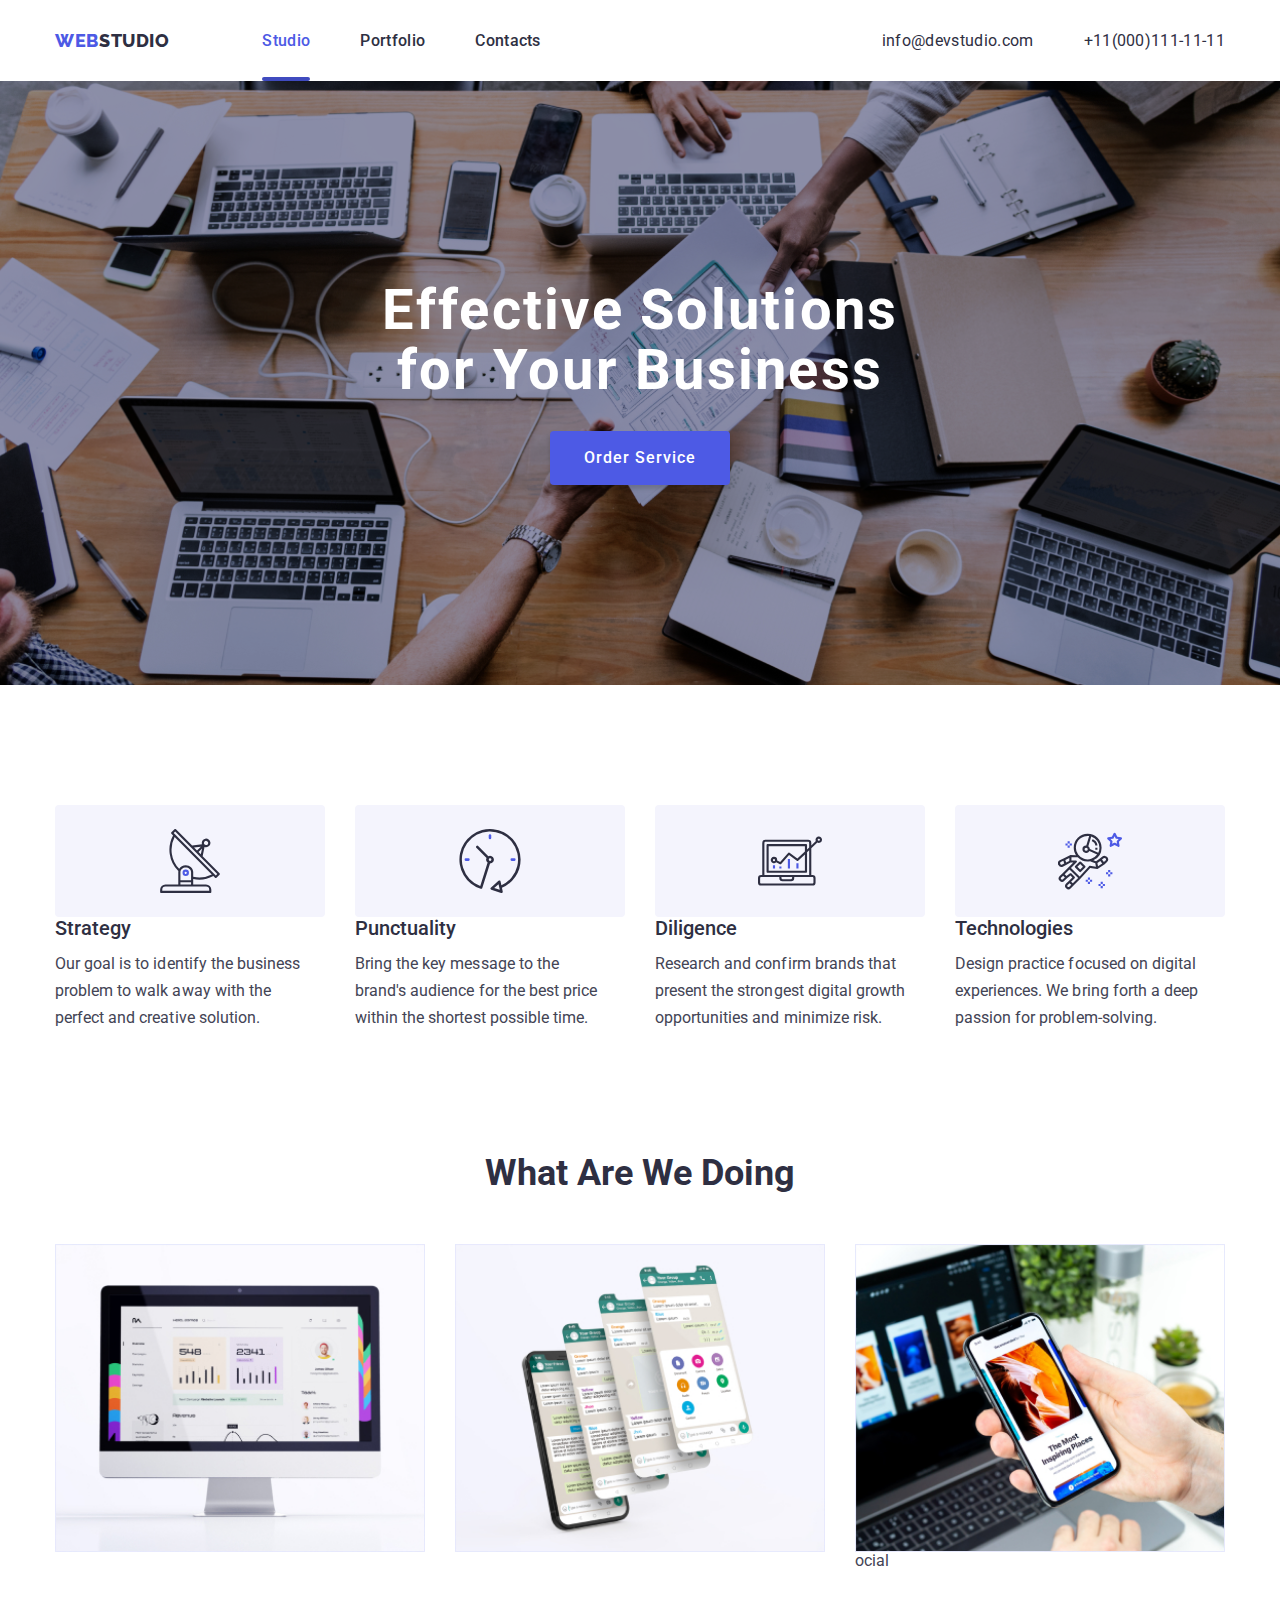
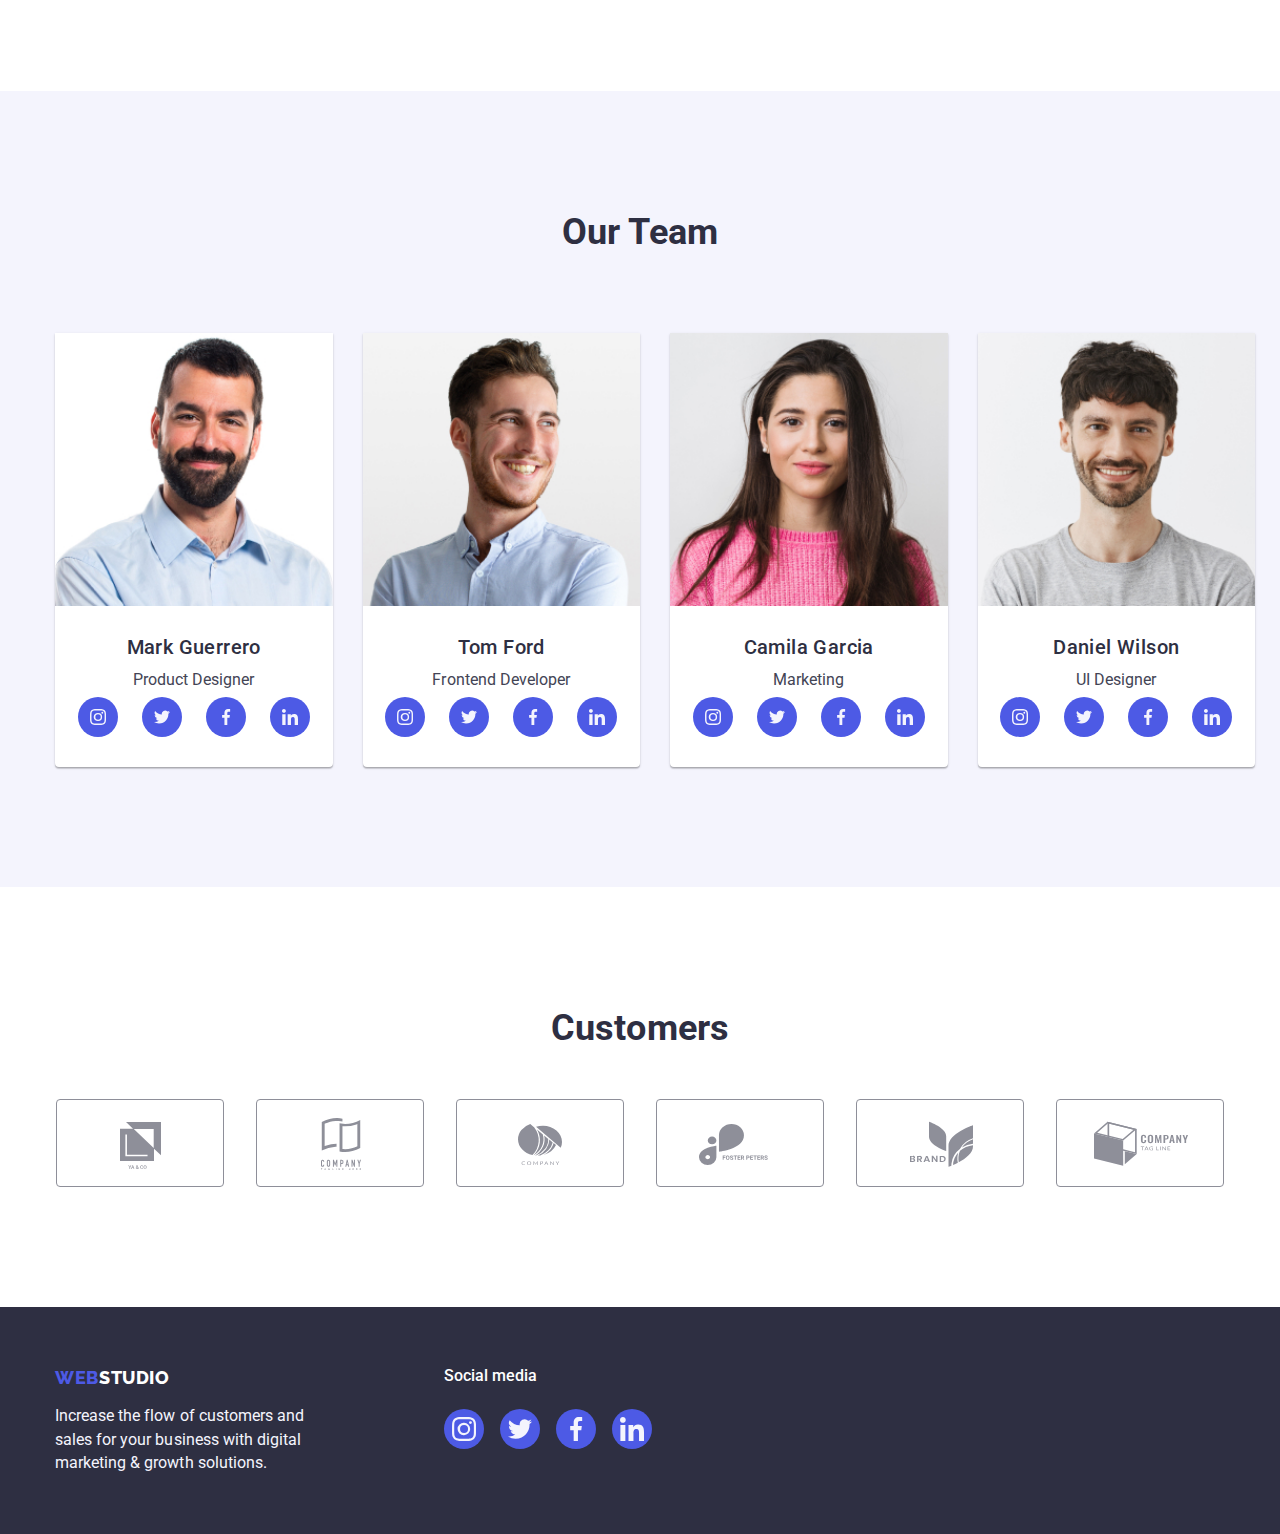
<file: index.html>
<!DOCTYPE html>
<html lang="en">
  <head>
    <meta charset="UTF-8" />
    <meta http-equiv="X-UA-Compatible" content="IE=edge" />
    <meta name="viewport" content="width=device-width, initial-scale=1.0" />
    <title>Studio</title>
    <!-- FONTS -->
    <link
      href="https://fonts.googleapis.com/css2?family=Raleway:wght@800&family=Roboto:wght@400;500;700;900&display=swap"
      rel="stylesheet"
    />
    <link rel="preconnect" href="https://fonts.googleapis.com " />
    <link rel="preconnect" href="https://fonts.gstatic.com " crossorigin />

    <!-- CSS Normalizer -->
    <link
      rel="stylesheet"
      href="https://cdnjs.cloudflare.com/ajax/libs/modern-normalize/2.0.0/modern-normalize.min.css"
    />
    <!-- CSS -->
    <link rel="stylesheet" href="./css/style.css" />
  </head>
  <body>
    <!--this is the header-->
    <header class="page-header">
      <div class="container menu">
        <nav class="navigation">
          <a href="./index.html" class="logo-link">
            <span class="logo">WEB</span>
            <span class="studio">STUDIO</span>
          </a>

          <ul class="nav-menu list">
            <li class="item">
              <a href="./index.html" class="page current link">Studio</a>
            </li>
            <li class="item">
              <a href="./portfolio.html" class="page link">Portfolio</a>
            </li>
            <li class="item"><a href="#" class="page link">Contacts</a></li>
          </ul>
        </nav>

        <ul class="contacts-menu list">
          <li class="item">
            <a href="mailto:info@devstudio.com" class="contact link"
              >info@devstudio.com</a
            >
          </li>
          <li class="item">
            <a href="tel:+110001111111" class="contact link"
              >+11(000)111-11-11</a
            >
          </li>
        </ul>
      </div>
    </header>

    <!-- this is the main section -->
    <main>
      <!--This is section 1 -->
      <section class="hero">
        <div class="container">
          <h1 class="hero-title">
            Effective Solutions <br />
            for Your Business
          </h1>
          <button type="button" class="button primary" data-modal-open>
            Order Service
          </button>
        </div>
      </section>

      <!-- This is section 2 -->
      <section class="section">
        <div class="container">
          <ul class="benefits list">
            <li class="item">
              <div class="benefits-icon">
                <svg class="icon" width="64" height="64">
                  <use href="./images/icons.svg#antenna"></use>
                </svg>
              </div>
              <h3 class="title">Strategy</h3>
              <p class="description">
                Our goal is to identify the business <br />
                problem to walk away with the <br />
                perfect and creative solution.
              </p>
            </li>

            <li class="item">
              <div class="benefits-icon">
                <svg class="icon" width="64" height="64">
                  <use href="./images/icons.svg#clock"></use>
                </svg>
              </div>
              <h3 class="title">Punctuality</h3>
              <p class="description">
                Bring the key message to the <br />
                brand's audience for the best price <br />
                within the shortest possible time.
              </p>
            </li>

            <li class="item">
              <div class="benefits-icon">
                <svg class="icon" width="64" height="64">
                  <use href="./images/icons.svg#diagram"></use>
                </svg>
              </div>
              <h3 class="title">Diligence</h3>
              <p class="description">
                Research and confirm brands that <br />
                present the strongest digital growth <br />
                opportunities and minimize risk.
              </p>
            </li>

            <li class="item">
              <div class="benefits-icon">
                <svg class="icon" width="64" height="64">
                  <use href="./images/icons.svg#astronaut"></use>
                </svg>
              </div>
              <h3 class="title">Technologies</h3>
              <p class="description">
                Design practice focused on digital <br />
                experiences. We bring forth a deep <br />
                passion for problem-solving.
              </p>
            </li>
          </ul>
        </div>
      </section>

      <!-- This is section 3 -->
      <section class="section no-top-padding">
        <div class="container">
          <h2 class="section-title">What Are We Doing</h2>
          <ul class="what-we-do list">
            <li class="item">
              <img
                class="image"
                src="images/img1.jpg"
                alt="computer"
                width="370"
                height="294"
              />
            </li>
            <li class="item">
              <img
                class="image"
                src="images/img2.jpg"
                alt="cellphone"
                width="370"
                height="294"
              />
            </li>
            <li class="item">
              <img
                class="image"
                src="images/img3.jpg"
                alt="computer and cellphone"
                width="370"
                height="294"
              />ocial
            </li>
          </ul>
        </div>
      </section>

      <!-- This is section 4-->
      <section class="section bg-team">
        <div class="container">
          <h2 class="section-title">Our Team</h2>
          <ul class="team list">
            <li class="item">
              <img
                class="image"
                src="images/img4.jpg"
                alt="mark"
                width="270"
                height="260"
              />
              <h3 class="name">Mark Guerrero</h3>
              <p class="position">Product Designer</p>
              <ul class="social-team list">
                <li class="icon-item">
                  <a
                    class="link"
                    href="https://www.instagram.com/"
                    target="_blank"
                    rel="noreferrer noopener"
                    aria-label="link to Instagram"
                  >
                    <svg class="icon" width="16" height="16">
                      <use href="./images/icons.svg#instagram"></use>
                    </svg>
                  </a>
                </li>
                <li class="icon-item">
                  <a
                    class="link"
                    href="https://twitter.com/"
                    target="_blank"
                    rel="noreferrer noopener"
                    aria-label="link to Twitter"
                    ><svg class="icon" width="16" height="16">
                      <use href="./images/icons.svg#twitter"></use>
                    </svg>
                  </a>
                </li>
                <li class="icon-item">
                  <a
                    class="link"
                    href="https://www.facebook.com/"
                    target="_blank"
                    rel="noreferrer noopener"
                    aria-label="link to Facebook"
                    ><svg class="icon" width="16" height="16">
                      <use href="./images/icons.svg#facebook"></use>
                    </svg>
                  </a>
                </li>
                <li class="icon-item">
                  <a
                    class="link"
                    href="https://www.linkedin.com/"
                    target="_blank"
                    rel="noreferrer noopener"
                    aria-label="link to Linkedin"
                  >
                    <svg class="icon" width="16" height="16">
                      <use href="./images/icons.svg#linkedin"></use>
                    </svg>
                  </a>
                </li>
              </ul>
            </li>

            <li class="item">
              <img
                class="image"
                src="images/img5.jpg"
                alt="tom"
                width="270"
                height="260"
              />
              <h3 class="name">Tom Ford</h3>
              <p class="position">Frontend Developer</p>
              <ul class="social-team list">
                <li class="icon-item">
                  <a
                    class="link"
                    href="https://www.instagram.com/"
                    target="_blank"
                    rel="noreferrer noopener"
                    aria-label="link to instagram"
                  >
                    <svg class="icon" width="16" height="16">
                      <use href="./images/icons.svg#instagram"></use>
                    </svg>
                  </a>
                </li>
                <li class="icon-item">
                  <a
                    class="link"
                    href="https://twitter.com/"
                    target="_blank"
                    rel="noreferrer noopener"
                    ><svg class="icon" width="16" height="16">
                      <use href="./images/icons.svg#twitter"></use>
                    </svg>
                  </a>
                </li>
                <li class="icon-item">
                  <a
                    class="link"
                    href="https://www.facebook.com/"
                    target="_blank"
                    rel="noreferrer noopener"
                    ><svg class="icon" width="16" height="16">
                      <use href="./images/icons.svg#facebook"></use>
                    </svg>
                  </a>
                </li>
                <li class="icon-item">
                  <a
                    class="link"
                    href="https://www.linkedin.com/"
                    target="_blank"
                    rel="noreferrer noopener"
                  >
                    <svg class="icon" width="16" height="16">
                      <use href="./images/icons.svg#linkedin"></use>
                    </svg>
                  </a>
                </li>
              </ul>
            </li>

            <li class="item">
              <img
                class="image"
                src="images/img6.jpg"
                alt="camila"
                width="270"
                height="260"
              />
              <h3 class="name">Camila Garcia</h3>
              <p class="position">Marketing</p>
              <ul class="social-team list">
                <li class="icon-item">
                  <a
                    class="link"
                    href="https://www.instagram.com/"
                    target="_blank"
                    rel="noreferrer noopener"
                    aria-label="link to instagram"
                  >
                    <svg class="icon" width="16" height="16">
                      <use href="./images/icons.svg#instagram"></use>
                    </svg>
                  </a>
                </li>
                <li class="icon-item">
                  <a
                    class="link"
                    href="https://twitter.com/"
                    target="_blank"
                    rel="noreferrer noopener"
                    ><svg class="icon" width="16" height="16">
                      <use href="./images/icons.svg#twitter"></use>
                    </svg>
                  </a>
                </li>
                <li class="icon-item">
                  <a
                    class="link"
                    href="https://www.facebook.com/"
                    target="_blank"
                    rel="noreferrer noopener"
                    ><svg class="icon" width="16" height="16">
                      <use href="./images/icons.svg#facebook"></use>
                    </svg>
                  </a>
                </li>
                <li class="icon-item">
                  <a
                    class="link"
                    href="https://www.linkedin.com/"
                    target="_blank"
                    rel="noreferrer noopener"
                  >
                    <svg class="icon" width="16" height="16">
                      <use href="./images/icons.svg#linkedin"></use>
                    </svg>
                  </a>
                </li>
              </ul>
            </li>

            <li class="item">
              <img
                class="image"
                src="images/img7.jpg"
                alt="daniel"
                width="270"
                height="260"
              />
              <h3 class="name">Daniel Wilson</h3>
              <p class="position">UI Designer</p>
              <ul class="social-team list">
                <li class="icon-item">
                  <a
                    class="link"
                    href="https://www.instagram.com/"
                    target="_blank"
                    rel="noreferrer noopener"
                    aria-label="link to instagram"
                  >
                    <svg class="icon" width="16" height="16">
                      <use href="./images/icons.svg#instagram"></use>
                    </svg>
                  </a>
                </li>
                <li class="icon-item">
                  <a
                    class="link"
                    href="https://twitter.com/"
                    target="_blank"
                    rel="noreferrer noopener"
                    ><svg class="icon" width="16" height="16">
                      <use href="./images/icons.svg#twitter"></use>
                    </svg>
                  </a>
                </li>
                <li class="icon-item">
                  <a
                    class="link"
                    href="https://www.facebook.com/"
                    target="_blank"
                    rel="noreferrer noopener"
                    ><svg class="icon" width="16" height="16">
                      <use href="./images/icons.svg#facebook"></use>
                    </svg>
                  </a>
                </li>
                <li class="icon-item">
                  <a
                    class="link"
                    href="https://www.linkedin.com/"
                    target="_blank"
                    rel="noreferrer noopener"
                  >
                    <svg class="icon" width="16" height="16">
                      <use href="./images/icons.svg#linkedin"></use>
                    </svg>
                  </a>
                </li>
              </ul>
            </li>
          </ul>
        </div>
      </section>

      <section class="section">
        <div class="container">
          <h2 class="section-title">Customers</h2>
          <ul class="partners list">
            <li class="item">
              <a
                class="link"
                href="#"
                target="_blank"
                rel="noreferrer noopener"
                aria-label="Client 1"
              >
                <svg class="icon" width="104" height="56">
                  <use href="./images/icons.svg#logo1"></use>
                </svg>
              </a>
            </li>
            <li class="item">
              <a
                class="link"
                href="#"
                target="_blank"
                rel="noreferrer noopener"
                aria-label="Client 2"
              >
                <svg class="icon" width="104" height="56">
                  <use href="./images/icons.svg#logo2"></use>
                </svg>
              </a>
            </li>
            <li class="item">
              <a
                class="link"
                href="#"
                target="_blank"
                rel="noreferrer noopener"
                aria-label="Client 3"
              >
                <svg class="icon" width="104" height="56">
                  <use href="./images/icons.svg#logo3"></use>
                </svg>
              </a>
            </li>
            <li class="item">
              <a
                class="link"
                href="#"
                target="_blank"
                rel="noreferrer noopener"
                aria-label="Client 4"
              >
                <svg class="icon" width="104" height="56">
                  <use href="./images/icons.svg#logo4"></use>
                </svg>
              </a>
            </li>
            <li class="item">
              <a
                class="link"
                href="#"
                target="_blank"
                rel="noreferrer noopener"
                aria-label="Client 5"
              >
                <svg class="icon" width="104" height="56">
                  <use href="./images/icons.svg#logo5"></use>
                </svg>
              </a>
            </li>
            <li class="item">
              <a
                class="link"
                href="#"
                target="_blank"
                rel="noreferrer noopener"
                aria-label="Client 6"
              >
                <svg class="icon" width="104" height="56">
                  <use href="./images/icons.svg#logo6"></use>
                </svg>
              </a>
            </li>
          </ul>
        </div>
      </section>
    </main>

    <!-- This is Footer -->
    <footer class="page-footer">
      <div class="container">
        <!-- Main Footer -->
        <div class="footer">
          <!-- Footer Section 1 -->
          <div class="footer-address">
            <a href="./index.html" class="logo-link">
              <span class="logo">WEB</span>
              <span class="studio-2">STUDIO</span>
            </a>

            <p class="footer-description">
              Increase the flow of customers and <br />
              sales for your business with digital <br />
              marketing & growth solutions.
            </p>
          </div>

          <!-- Footer Section 2 -->
          <div class="footer-block">
            <b class="footer-heading">Social media</b>
            <ul class="social-footer list">
              <li class="icon-item">
                <a
                  class="link"
                  href="https://www.instagram.com/"
                  target="_blank"
                  rel="noreferrer noopener"
                  aria-label="link to Instagram"
                >
                  <svg class="icon" width="24" height="24">
                    <use href="./images/icons.svg#instagram"></use>
                  </svg>
                </a>
              </li>
              <li class="icon-item">
                <a
                  class="link"
                  href="https://twitter.com/"
                  target="_blank"
                  rel="noreferrer noopener"
                  aria-label="link to Twitter"
                  ><svg class="icon" width="24" height="24">
                    <use href="./images/icons.svg#twitter"></use>
                  </svg>
                </a>
              </li>
              <li class="icon-item">
                <a
                  class="link"
                  href="https://www.facebook.com/"
                  target="_blank"
                  rel="noreferrer noopener"
                  aria-label="link to Facebook"
                  ><svg class="icon" width="24" height="24">
                    <use href="./images/icons.svg#facebook"></use>
                  </svg>
                </a>
              </li>
              <li class="icon-item">
                <a
                  class="link"
                  href="https://www.linkedin.com/"
                  target="_blank"
                  rel="noreferrer noopener"
                  aria-label="link to Linkedin"
                >
                  <svg class="icon" width="24" height="24">
                    <use href="./images/icons.svg#linkedin"></use>
                  </svg>
                </a>
              </li>
            </ul>
          </div>
        </div>
      </div>
    </footer>
    <!-- MODAL -->
    <div class="backdrop is-hidden" data-modal>
      <div class="modal">
        <button type="button" class="close" data-modal-close>
          <svg class="icon" width="8" height="8">
            <use href="./images/icons.svg#close"></use>
          </svg>
        </button>
      </div>
    </div>

    <!-- MODAL SCRIPT -->
    <script src="./js/modal.js"></script>
  </body>
</html>
</file>
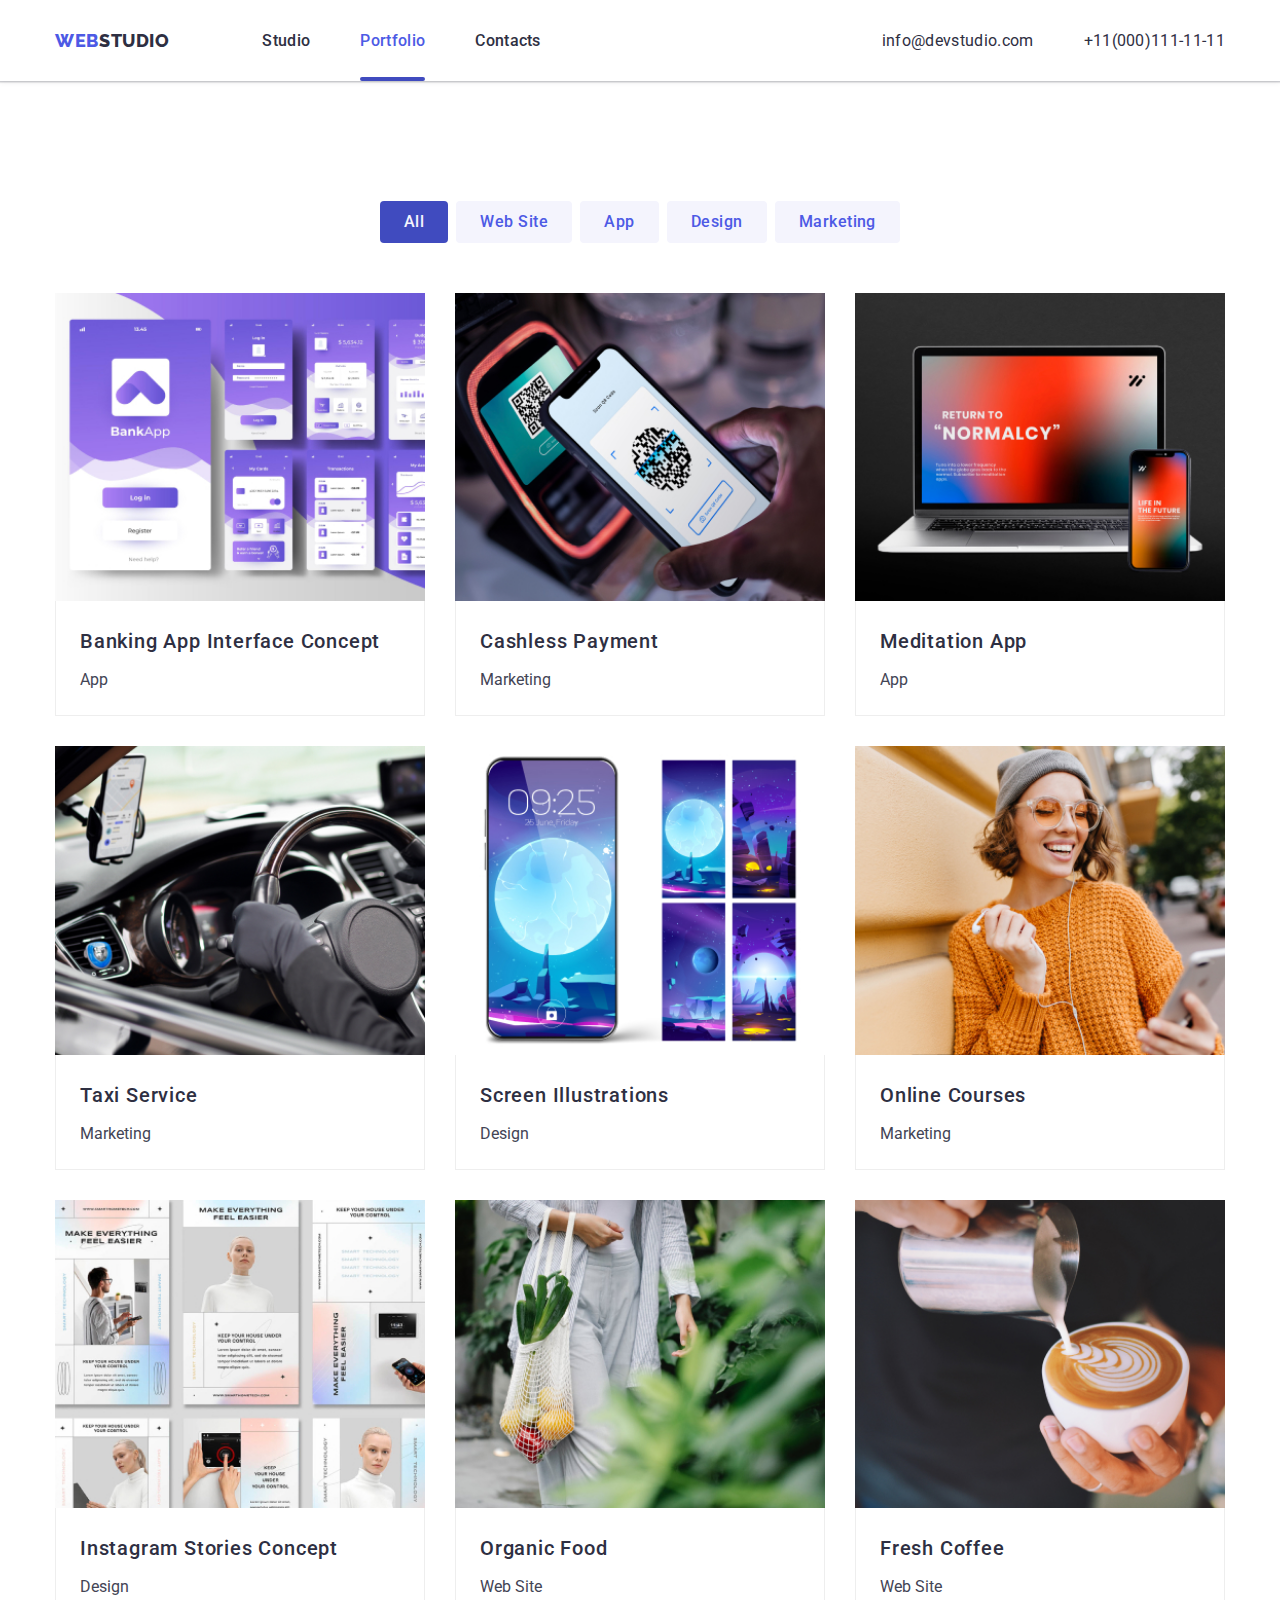
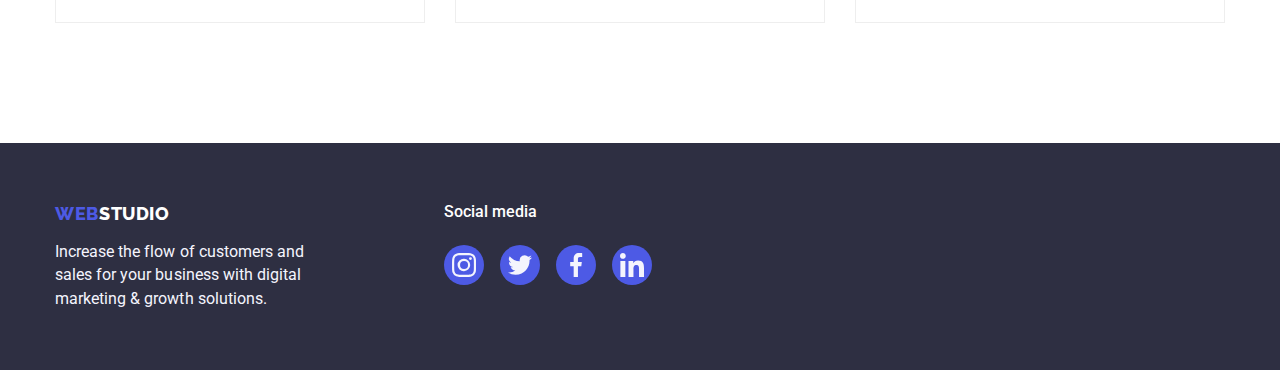
<file: portfolio.html>
<!DOCTYPE html>
<html lang="en">
  <head>
    <meta charset="UTF-8" />
    <meta http-equiv="X-UA-Compatible" content="IE=edge" />
    <meta name="viewport" content="width=device-width, initial-scale=1.0" />
    <title>Portfolio</title>
    <link rel="preconnect" href="https://fonts.googleapis.com " />
    <link rel="preconnect" href="https://fonts.gstatic.com " crossorigin />
    <link
      rel="stylesheet"
      href="https://cdnjs.cloudflare.com/ajax/libs/modern-normalize/2.0.0/modern-normalize.min.css"
    />
    <link
      href="https://fonts.googleapis.com/css2?family=Raleway:wght@800&family=Roboto:wght@400;500;700;900&display=swap"
      rel="stylesheet"
    />
    <link rel="stylesheet" href="./css/style.css" />
  </head>
  <body>
    <!--this is the header-->
    <header class="page-header">
      <div class="container menu">
        <nav class="navigation">
          <a href="./index.html" class="logo-link">
            <span class="logo">WEB</span>
            <span class="studio">STUDIO</span>
          </a>

          <ul class="nav-menu list">
            <li class="item">
              <a href="./index.html" class="page link">Studio</a>
            </li>
            <li class="item">
              <a href="./portfolio.html" class="page current link">Portfolio</a>
            </li>
            <li class="item"><a href="#" class="page link">Contacts</a></li>
          </ul>
        </nav>

        <ul class="contacts-menu list">
          <li class="item">
            <a href="mailto:info@devstudio.com" class="contact link"
              >info@devstudio.com</a
            >
          </li>
          <li class="item">
            <a href="tel:+110001111111" class="contact link"
              >+11(000)111-11-11</a
            >
          </li>
        </ul>
      </div>
    </header>

    <!-- this is the main section -->
    <main>
      <section class="section">
        <div class="container">
          <!-- Filters -->
          <ul class="filters list">
            <li class="space">
              <button type="button" class="button filter current">All</button>
            </li>
            <li class="space">
              <button type="button" class="button filter">Web Site</button>
            </li>
            <li class="space">
              <button type="button" class="button filter">App</button>
            </li>
            <li class="space">
              <button type="button" class="button filter">Design</button>
            </li>
            <li class="space">
              <button type="button" class="button filter">Marketing</button>
            </li>
          </ul>

          <!-- Projects -->
          <ul class="projects list">
            <li class="project-card">
              <a href="#" class="project link">
                <div class="project-cover-wrap">
                  <img
                    class="image"
                    src="images/project-card-1.jpg"
                    alt="bank app"
                    width="370"
                    height="294"
                  />
                  <p class="project-cover-text">
                    14 Stylish and User-Friendly App Design Concepts · Task
                    Manager App · Calorie Tracker App · Exotic Fruit Ecommerce
                    App · Cloud Storage App
                  </p>
                </div>
                <div class="substrate">
                  <h3 class="name">Banking App Interface Concept</h3>
                  <p class="type">App</p>
                </div>
              </a>
            </li>

            <li class="project-card">
              <a href="#" class="project link">
                <div class="project-cover-wrap">
                  <img
                    class="image"
                    src="images/project-card-2.jpg"
                    alt="bank app"
                    width="370"
                    height="294"
                  />
                  <p class="project-cover-text">
                    14 Stylish and User-Friendly App Design Concepts · Task
                    Manager App · Calorie Tracker App · Exotic Fruit Ecommerce
                    App · Cloud Storage App
                  </p>
                </div>
                <div class="substrate">
                  <h3 class="name">Cashless Payment</h3>
                  <p class="type">Marketing</p>
                </div>
              </a>
            </li>

            <li class="project-card">
              <a href="#" class="project link">
                <div class="project-cover-wrap">
                  <img
                    class="image"
                    src="images/project-card-3.jpg"
                    alt="bank app"
                    width="370"
                    height="294"
                  />
                  <p class="project-cover-text">
                    14 Stylish and User-Friendly App Design Concepts · Task
                    Manager App · Calorie Tracker App · Exotic Fruit Ecommerce
                    App · Cloud Storage App
                  </p>
                </div>
                <div class="substrate">
                  <h3 class="name">Meditation App</h3>
                  <p class="type">App</p>
                </div>
              </a>
            </li>

            <li class="project-card">
              <a href="#" class="project link">
                <div class="project-cover-wrap">
                  <img
                    class="image"
                    src="images/project-card-4.jpg"
                    alt="bank app"
                    width="370"
                    height="294"
                  />
                  <p class="project-cover-text">
                    14 Stylish and User-Friendly App Design Concepts · Task
                    Manager App · Calorie Tracker App · Exotic Fruit Ecommerce
                    App · Cloud Storage App
                  </p>
                </div>
                <div class="substrate">
                  <h3 class="name">Taxi Service</h3>
                  <p class="type">Marketing</p>
                </div>
              </a>
            </li>

            <li class="project-card">
              <a href="#" class="project link">
                <div class="project-cover-wrap">
                  <img
                    class="image"
                    src="images/project-card-5.jpg"
                    alt="bank app"
                    width="370"
                    height="294"
                  />
                  <p class="project-cover-text">
                    14 Stylish and User-Friendly App Design Concepts · Task
                    Manager App · Calorie Tracker App · Exotic Fruit Ecommerce
                    App · Cloud Storage App
                  </p>
                </div>
                <div class="substrate">
                  <h3 class="name">Screen Illustrations</h3>
                  <p class="type">Design</p>
                </div>
              </a>
            </li>

            <li class="project-card">
              <a href="#" class="project link">
                <div class="project-cover-wrap">
                  <img
                    class="image"
                    src="images/project-card-6.jpg"
                    alt="bank app"
                    width="370"
                    height="294"
                  />
                  <p class="project-cover-text">
                    14 Stylish and User-Friendly App Design Concepts · Task
                    Manager App · Calorie Tracker App · Exotic Fruit Ecommerce
                    App · Cloud Storage App
                  </p>
                </div>
                <div class="substrate">
                  <h3 class="name">Online Courses</h3>
                  <p class="type">Marketing</p>
                </div>
              </a>
            </li>

            <li class="project-card">
              <a href="#" class="project link">
                <div class="project-cover-wrap">
                  <img
                    class="image"
                    src="images/project-card-7.jpg"
                    alt="bank app"
                    width="370"
                    height="294"
                  />
                  <p class="project-cover-text">
                    14 Stylish and User-Friendly App Design Concepts · Task
                    Manager App · Calorie Tracker App · Exotic Fruit Ecommerce
                    App · Cloud Storage App
                  </p>
                </div>
                <div class="substrate">
                  <h3 class="name">Instagram Stories Concept</h3>
                  <p class="type">Design</p>
                </div>
              </a>
            </li>

            <li class="project-card">
              <a href="#" class="project link">
                <div class="project-cover-wrap">
                  <img
                    class="image"
                    src="images/project-card-8.jpg"
                    alt="bank app"
                    width="370"
                    height="294"
                  />
                  <p class="project-cover-text">
                    n 14 Stylish and User-Friendly App Design Concepts · Task
                    Manager App · Calorie Tracker App · Exotic Fruit Ecommerce
                    App · Cloud Storage App
                  </p>
                </div>
                <div class="substrate">
                  <h3 class="name">Organic Food</h3>
                  <p class="type">Web Site</p>
                </div>
              </a>
            </li>

            <li class="project-card">
              <a href="#" class="project link">
                <div class="project-cover-wrap">
                  <img
                    class="image"
                    src="images/project-card-9.jpg"
                    alt="bank app"
                    width="370"
                    height="294"
                  />
                  <p class="project-cover-text">
                    14 Stylish and User-Friendly App Design Concepts · Task
                    Manager App · Calorie Tracker App · Exotic Fruit Ecommerce
                    App · Cloud Storage App
                  </p>
                </div>
                <div class="substrate">
                  <h3 class="name">Fresh Coffee</h3>
                  <p class="type">Web Site</p>
                </div>
              </a>
            </li>
          </ul>
        </div>
      </section>
    </main>

    <!-- This is Footer -->
    <footer class="page-footer">
      <div class="container">
        <!-- Main Footer -->
        <div class="footer">
          <!-- Footer Section 1 -->
          <div class="footer-address">
            <a href="./index.html" class="logo-link">
              <span class="logo">WEB</span>
              <span class="studio-2">STUDIO</span>
            </a>

            <p class="footer-description">
              Increase the flow of customers and <br />
              sales for your business with digital <br />
              marketing & growth solutions.
            </p>
          </div>

          <!-- Footer Section 2 -->
          <div class="footer-block">
            <b class="footer-heading">Social media</b>
            <ul class="social-footer list">
              <li class="icon-item">
                <a
                  class="link"
                  href="https://www.instagram.com/"
                  target="_blank"
                  rel="noreferrer noopener"
                  aria-label="link to Instagram"
                >
                  <svg class="icon" width="24" height="24">
                    <use href="./images/icons.svg#instagram"></use>
                  </svg>
                </a>
              </li>
              <li class="icon-item">
                <a
                  class="link"
                  href="https://twitter.com/"
                  target="_blank"
                  rel="noreferrer noopener"
                  aria-label="link to Twitter"
                  ><svg class="icon" width="24" height="24">
                    <use href="./images/icons.svg#twitter"></use>
                  </svg>
                </a>
              </li>
              <li class="icon-item">
                <a
                  class="link"
                  href="https://www.facebook.com/"
                  target="_blank"
                  rel="noreferrer noopener"
                  aria-label="link to Facebook"
                  ><svg class="icon" width="24" height="24">
                    <use href="./images/icons.svg#facebook"></use>
                  </svg>
                </a>
              </li>
              <li class="icon-item">
                <a
                  class="link"
                  href="https://www.linkedin.com/"
                  target="_blank"
                  rel="noreferrer noopener"
                  aria-label="link to Linkedin"
                >
                  <svg class="icon" width="24" height="24">
                    <use href="./images/icons.svg#linkedin"></use>
                  </svg>
                </a>
              </li>
            </ul>
          </div>
        </div>
      </div>
    </footer>
  </body>
</html>
</file>
<file: css/style.css>
/* @import url("https://fonts.googleapis.com/css2?family=Asap:ital,wght@0,400;0,700;1,500&family=Dancing+Script:wght@700&family=Poppins:ital,wght@0,400;0,500;0,700;1,200;1,400&family=Press+Start+2P&family=Roboto:wght@400;500;700;900&display=swap"); */

:root {
  /* Colors */
  --iris: #4d5ae5;
  --ocean: #404bbf;
  --navyblue: #2e2f42;
  --green: #31d0aa;
  --slate: #434455;
  --lightslate: #8e8f99;
  --cornflower: #e7e9fc;
  --cloud: #f4f4fd;
  --navyblu-emodal: rgba(46, 47, 66, 0.4);
  --grey: rgba(46, 47, 66, 0.7);
  --white: #ffffff;
  --dairy: #fcfcfc;
  --accent-color: #2196f3;

  /* Fonts */
  /* --header-1: 700 56px/60px "Roboto", sans-serif;
  --header-2: 700 36px/40px "Roboto", sans-serif;
  --header-3: 500 20px/24px "Roboto", sans-serif;
  --body: 400 16px/24px "Roboto", sans-serif;
  --body-medium: 500 16px/24px "Roboto", sans-serif;
  --button-text: 500 16px/24px "Roboto", sans-serif;
  --small-text: 400 12px/14px "Roboto", sans-serif;
  --link-text: 400 12px/16px "Roboto", sans-serif; */

  /* Effects */
}
/* CSS RESET */

p,
h1,
h2,
h3,
h4,
h5,
h6 {
  margin: 0;
}

html {
  box-sizing: border-box;
}

*,
*::before,
*::after {
  box-sizing: inherit;
}

img {
  display: block;
  width: 100%;
  height: auto;
}

.link {
  text-decoration: none;
  color: inherit;
}

.list {
  list-style: none;
  padding: 0;
  margin: 0;
}

.section {
  padding-top: 120px;
  padding-bottom: 120px;
}

.section.no-top-padding {
  padding-top: 0;
}

/* END OF CSS RESET */

body {
  font-family: "Roboto", sans-serif;
  color: var(--slate);
  font-size: 16px;
  letter-spacing: 0.03px;
}

.container {
  width: 1200px;
  padding: 0px 15px;
  margin: 0 auto;
}

.menu,
.navigation,
.nav-menu,
.contacts-menu {
  display: flex;
  align-items: center;
  position: relative;
}

.logo-link {
  text-decoration: none;
  font-size: 0;
  font-family: "Raleway", sans-serif;
  font-weight: 800;
  line-height: 1.17;
  letter-spacing: 0.54px;
}

.logo-link > span {
  font-size: 18px;
}

.logo {
  color: var(--iris, #4d5ae5);
}

.logo-link .footer {
  margin-bottom: 20px;
}

.studio {
  color: var(--navyblue, #2e2f42);
}

.nav-menu {
  margin-left: 93px;
}

.contacts-menu {
  margin-left: auto;
}

.nav-menu .item:not(:last-child),
.contacts-menu .item:not(:last-child) {
  margin-right: 50px;
}

.nav-menu .page,
.contacts-menu .contact {
  text-decoration: none;
  color: var(--navyblue);
  font-weight: 500;
  line-height: 1.14;
  letter-spacing: 0.02em;
  display: block;
  padding-top: 32px;
  padding-bottom: 31px;
  transition: color 250ms cubic-bezier(0.4, 0, 0.2, 1);
}
.contacts-menu .contact {
  font-weight: 400;
}

.page-header {
  box-shadow: 0px 1px 6px 0px rgba(46, 47, 66, 0.08),
    0px 1px 1px 0px rgba(46, 47, 66, 0.16),
    0px 2px 1px 0px rgba(46, 47, 66, 0.08);
}

.nav-menu .page:hover,
.nav-menu .page:focus,
.nav-menu .page.current,
.contacts-menu .contact:hover,
.contacts-menu .contact:focus {
  color: var(--iris);
}
.nav-menu .current {
  position: relative;
  color: var(--ocean);
}
.nav-menu .current::after {
  content: "";
  position: absolute;
  bottom: 0px;
  left: 0;
  width: 100%;
  height: 4px;
  border-radius: 2px;
  border: 2px solid var(--ocean);
}

.hero {
  background-color: var(--navyblue);
  background: url(../images/bg.hero.jpg), var(--grey, rgba(46, 47, 66, 0.7));
  background-blend-mode: overlay;
  background-size: cover;
  padding-top: 200px;
  padding-bottom: 200px;
  text-align: center;
  background-position: center;
  margin-left: auto;
  margin-right: auto;
}

.hero-title {
  font-size: 56px;
  line-height: 1.07;
  letter-spacing: 0.04em;
  color: var(--white);
  font-weight: 700;
  margin-bottom: 30px;
}

.button {
  border-color: transparent;
  font-family: inherit;
  font-weight: 500;
  line-height: 1.5;
  letter-spacing: 0.03em;
  font-size: 16px;
  border-radius: 4px;
  cursor: pointer;
}

.button.primary {
  background: var(--iris, #4d5ae5);
  color: var(--white);
  line-height: 1.87;
  letter-spacing: 0.06em;
  padding: 10px 32px;
  box-shadow: 0px 4px 4px 0px rgba(0, 0, 0, 0.15);
  transition: background-color 250ms cubic-bezier(0.4, 0, 0.2, 1);
}

.button.primary:hover,
.button.primary:focus {
  background-color: var(--ocean);
}

/*MODAL WINDOW*/
.backdrop {
  position: fixed;
  top: 0;
  left: 0;
  width: 100%;
  height: 100%;
  background-color: rgba(0, 0, 0, 0.2);
  opacity: 1;
  transition: opacity 250ms cubic-bezier(0.4, 0, 0.2, 1);
}

.modal {
  position: absolute;
  top: 50%;
  left: 50%;
  border-radius: 4px;
  min-width: 408px;
  min-height: 584px;
  background-color: var(--white);
  transform: translate(-50%, -50%) scale(1);
  transition: transform 250ms cubic-bezier(0.4, 0, 0.2, 1);
}

.backdrop.is-hidden .modal {
  transform: translate(-50%, -50%) scale(0);
}

.close {
  position: absolute;
  top: 8px;
  right: 8px;
  padding: 0;
  display: flex;
  justify-content: center;
  align-items: center;
  width: 24px;
  height: 24px;
  background-color: var(--cornflower);
  color: var(--navyblue);
  border: 1px solid rgba(0, 0, 0, 0.1);
  border-radius: 15px;
  cursor: pointer;
  transition: color 250ms cubic-bezier(0.4, 0, 0.2, 1),
    background-color 250ms cubic-bezier(0.4, 0, 0.2, 1);
}

.icon {
  fill: currentColor;
}

.close:hover,
.close:focus {
  color: var(--white);
  background-color: var(--ocean);
}

.is-hidden {
  visibility: none;
  opacity: 0;
  pointer-events: none;
}

.modal-form {
  display: flex;
  flex-direction: column;
}
.form-label {
  position: absolute;
}

.benefits {
  display: flex;
  flex-wrap: wrap;
  margin-left: -30px;
  margin-top: -30px;
}

.benefits .item {
  flex-basis: calc(100% / 4 - 30px);
  margin-left: 30px;
  margin-top: 30px;
}
.benefits-icon {
  border-radius: 4px;
  background: var(--cloud, #f4f4fd);
  padding: 24px 100px;
  display: flex;
  justify-content: center;
  align-items: center;
}

.benefits .title {
  font-size: 20px;
  font-weight: 500;
  color: var(--navyblue);
  line-height: 1.14;
  margin-bottom: 10px;
}

.benefits .description {
  color: var(--slate, #434455);
  font-size: 16px;
  font-weight: 400;
  line-height: 1.71;
}

.section-title {
  font-size: 36px;
  line-height: 1.17;
  color: var(--navyblue);
  text-align: center;
  margin-bottom: 50px;
}

.what-we-do {
  display: flex;
  flex-wrap: wrap;
  margin-left: -30px;
  margin-top: -30px;
}

.what-we-do .item {
  flex-basis: calc(100% / 3 - 30px);
  margin-left: 30px;
  margin-top: 30px;
}

.bg-team {
  background-color: var(--cloud);
}

.team {
  display: flex;
  flex-wrap: wrap;
  margin-left: -30px;
  margin-right: -30px;
}

.team .item {
  flex-basis: calc(100% / 4 - 30px);
  margin-left: 30px;
  margin-top: 30px;
  padding-bottom: 30px;
  background-color: var(--white);
  border-radius: 0px 0px 4px 4px;
  box-shadow: 0px 1px 3px rgba(0, 0, 0, 0.12), 0px 1px 1px rgba(0, 0, 0, 0.14),
    0px 2px 1px rgba(0, 0, 0, 0.12);
}

.team .name,
.team .position {
  font-size: 16px;
  line-height: 1.19;
  text-align: center;
}

.team .name {
  font-size: 20px;
  font-weight: 500;
  letter-spacing: 0.02em;
  color: var(--navyblue);
  margin-top: 30px;
  margin-bottom: 10px;
}

.team .position {
  color: var(--slate);
  font-size: 16px;
  font-weight: 400;
}
.social-team {
  display: flex;
  justify-content: center;
  gap: 24px;
}

.icon-item .link {
  display: flex;
  justify-content: center;
  align-items: center;
  margin-top: 8px;
  background-color: var(--iris);
  width: 40px;
  height: 40px;
  border-radius: 50%;
  color: #f4f4fd;
  transition: background-color 250ms cubic-bezier(0.4, 0, 0.2, 1);
}

.icon-item .icon {
  fill: currentColor;
}
.icon-item .link:hover,
.icon-item .link:focus {
  background-color: var(--green);
}

.partners {
  display: flex;
  flex-wrap: wrap;
  margin-left: -30px;
  margin-top: -30px;
}

.partners .item {
  display: flex;
  align-items: center;
  justify-content: center;
  flex-basis: calc(100% / 6 - 30px);
  margin-left: 30px;
  margin-top: 30px;
}

.partners .link {
  width: 168px;
  height: 88px;
  color: #8e8f99;
  border: 1px solid #8e8f99;
  border-radius: 4px;
  display: inline-flex;
  justify-content: center;
  align-items: center;
  transition: color 250ms cubic-bezier(0.4, 0, 0.2, 1),
    border-color 250ms cubic-bezier(0.4, 0, 0.2, 1);
}
.partners .icon {
  width: 104px;
  height: 56px;
  fill: currentColor;
}
.partners .link:hover,
.partners .link:focus {
  border-color: var(--ocean);
  color: var(--ocean);
}

.page-footer {
  padding-top: 60px;
  padding-bottom: 60px;
  background-color: var(--navyblue);
}

.footer-description {
  color: var(--cloud);
  font-size: 16px;
  margin-top: 16px;
  line-height: 1.45;
}

.studio-2 {
  color: var(--white);
}

.footer {
  display: flex;
  flex-wrap: wrap;
}
.footer-address .footer-block {
  margin-top: 12px;
}
.footer-heading {
  color: var(--white);
  display: flex;
  margin-bottom: 16px;
  font-weight: 500;
}
.footer-block {
  margin-left: 140px;
}
.social-footer {
  display: flex;
  gap: 16px;
  transition: background-color 250ms cubic-bezier(0.4, 0, 0.2, 1);
}
.social-footer .link:hover,
.social-footer .link:focus {
  background-color: var(--green);
}
.filters {
  display: flex;
  align-items: center;
  justify-content: center;
  margin-bottom: 50px;
}

.filters .space + .space {
  margin-left: 8px;
}

.button.filter {
  background: var(--cloud);
  color: var(--iris);
  font-weight: 500;
  line-height: 1.62;
  padding: 6px 22px;
  transition: color 250ms cubic-bezier(0.4, 0, 0.2, 1),
    background-color 250ms cubic-bezier(0.4, 0, 0.2, 1),
    box-shadow 250ms cubic-bezier(0.4, 0, 0.2, 1);
}

.button.filter:hover,
.button.filter:focus,
.button.filter.current {
  background-color: var(--ocean);
  color: var(--cloud);
  box-shadow: 0px 3px 1px rgba(0, 0, 0, 0.1), 0px 1px 2px rgba(0, 0, 0, 0.08),
    0px 2px 2px rgba(0 0 0 0.12);
}

.projects {
  flex-wrap: wrap;
  display: flex;
  margin-left: -30px;
  margin-top: -30px;
}

.project-card {
  flex-basis: calc(100% / 3 - 30px);
  margin-left: 30px;
  margin-top: 30px;
  transition: box-shadow 250ms cubic-bezier(0.4, 0, 0.2, 1);
}

.project-card:hover,
.project-card:focus {
  box-shadow: 0px 1px 3px rgba(0, 0, 0, 0.12), 0px 1px 1px rgba(0, 0, 0, 0.14),
    0px 2px 1px rgba(0, 0, 0, 0.12);
}
.project-cover-wrap {
  position: relative;
  overflow: hidden;
}
.project-cover-text {
  position: absolute;
  top: 0;
  height: 100%;
  width: 100%;
  padding: 40px;
  font-size: 16px;
  color: var(--white);
  background-color: var(--iris);
  transform: translateY(101%);
  transition: transform 250ms ease-in-out;
}
.project-card:hover .project-cover-text {
  transform: translateY(0);
}
.substrate {
  padding: 20px 24px;
  border: 1px solid #eeeeee;
  border-top: 0;
  /* background-color: var(--white); */
}

.project .name {
  font-size: 20px;
  font-weight: 500;
  line-height: 2;
  letter-spacing: 0.04em;
  color: var(--navyblue);
  margin-bottom: 4px;
}

.project .type {
  color: var(--slate);
  font-weight: 400;
  line-height: 1.87;
}
</file>
